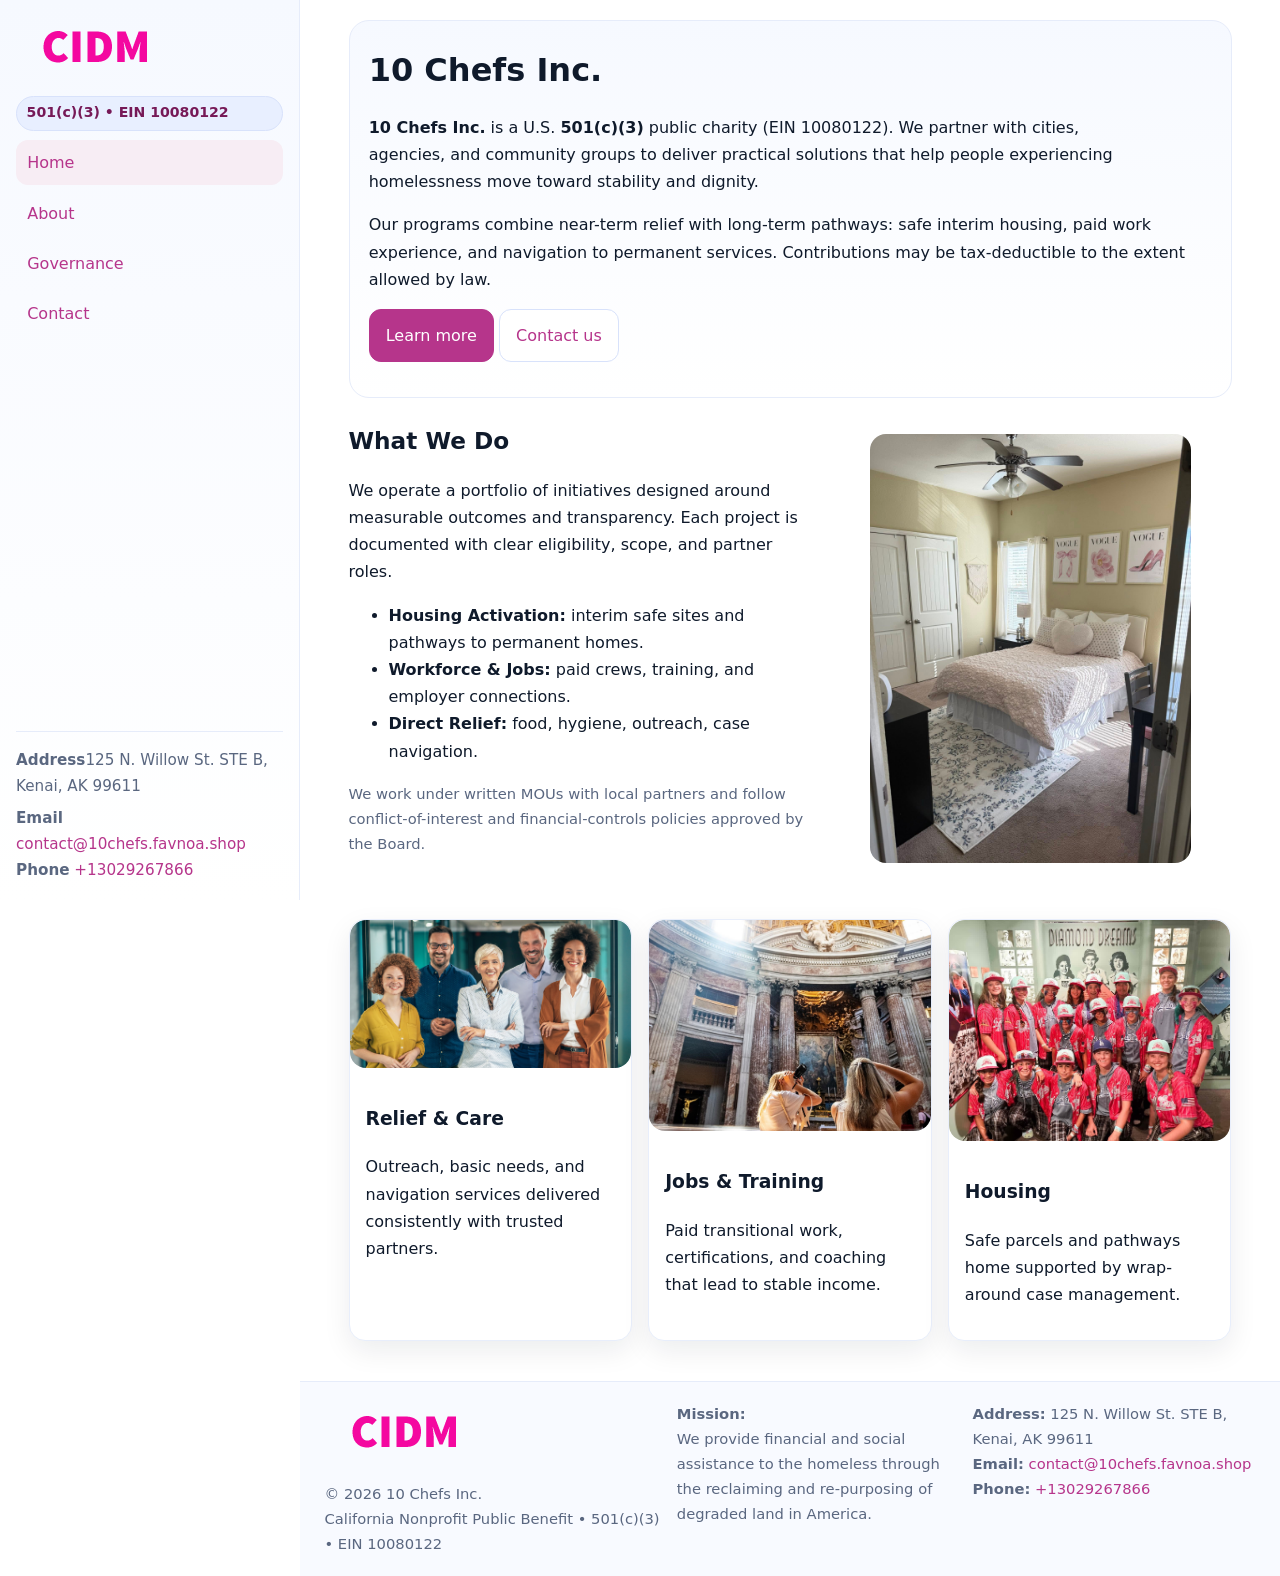
<file: index.html>
<!doctype html>
<html lang="en">
<head>
<meta charset="utf-8"/>
<meta name="viewport" content="width=device-width,initial-scale=1"/>
<title>10 Chefs Inc. – Nonprofit • 2025</title>
<link rel="stylesheet" href="assets/styles.css"/>
<link rel="icon" href="images/logo.png">
<meta name="data-ein" content="10080122"><meta name="data-name" content="10 Chefs Inc.">
<meta name="data-email" content="contact@10chefs.favnoa.shop"><meta name="data-phone" content="+13029267866">
<meta name="data-address125 N. Willow St. STE B, Kenai, AK 99611"><meta name="data-map" content="821+N+ST,+STE+102,+ANCHORAGE,+AK+99501">
  <meta name="description" content="Our nonprofit strengthens the community with programs focused on community services, education, and direct relief.">
<meta name="facebook-domain-verification" content="ex1r97hr3fh6580gqfpo9lyjcr0bpu" />
</head>
<body>
<div style="position:absolute;left:-9999px;top:-9999px;opacity:0" data-uniq="{{UNIQUE_BLOB}}">
  <span>Our nonprofit strengthens the community with programs focused on community services, education, and direct relief.</span><svg width="12" height="12" viewBox="0 0 12 12" xmlns="http://www.w3.org/2000/svg"><circle cx="6" cy="6" r="5" fill="#047857"/></svg><img src="images/education.jpg" width="1" height="1" alt="" loading="lazy"/>
</div>

<div class="app">
  <aside class="sidebar" aria-label="Sidebar">
    <div class="cc41bb650b4"><img src="images/logo.png" alt="10 Chefs Inc. logo"></div>
    <span class="c46c45d0ac8">501(c)(3) • EIN 10080122</span>
    <nav class="c3b773c3908" aria-label="Main navigation">
      <a class="active" href="index.html">Home</a>
      <a href="about.html">About</a>
      <a href="governance.html">Governance</a>
      <a href="contact.html">Contact</a>
    </nav>
    <div class="contact">
      <div><strong>Address</strong>125 N. Willow St. STE B, Kenai, AK 99611</div>
      <div style="margin-top:.4rem"><strong>Email</strong> <a href="mailto:contact@10chefs.favnoa.shop">contact@10chefs.favnoa.shop</a></div>
      <div><strong>Phone</strong> <a href="tel:+13029267866">+13029267866</a></div>
    </div>
  </aside>

  <main>
    <div class="container">
      <section class="c841b0074dd" aria-labelledby="home-title">
        <h1 id="home-title">10 Chefs Inc.</h1>
        <p class="c05eb1bd446">
          <strong>10 Chefs Inc.</strong> is a U.S. <strong>501(c)(3)</strong> public charity (EIN 10080122).
          We partner with cities, agencies, and community groups to deliver practical solutions that
          help people experiencing homelessness move toward stability and dignity.
        </p>
        <p>
          Our programs combine near-term relief with long-term pathways: safe interim housing,
          paid work experience, and navigation to permanent services. Contributions may be
          tax-deductible to the extent allowed by law.
        </p>
        <p>
          <a class="c0b970a0d88 btn-primary" href="about.html">Learn more</a>
          <a class="c0b970a0d88" href="contact.html">Contact us</a>
        </p>
      </section>

      <section class="section split">
        <div>
          <h2>What We Do</h2>
          <p>
            We operate a portfolio of initiatives designed around measurable outcomes and transparency.
            Each project is documented with clear eligibility, scope, and partner roles.
          </p>
          <ul>
            <li><strong>Housing Activation:</strong> interim safe sites and pathways to permanent homes.</li>
            <li><strong>Workforce & Jobs:</strong> paid crews, training, and employer connections.</li>
            <li><strong>Direct Relief:</strong> food, hygiene, outreach, case navigation.</li>
          </ul>
          <p class="small">
            We work under written MOUs with local partners and follow conflict-of-interest and
            financial-controls policies approved by the Board.
          </p>
        </div>
        <figure>
          <img src="images/hero.jpg" alt="Community program in action">
        </figure>
      </section>

      <section class="section grid-3" aria-label="Highlights">
        <article class="c310c24390e">
          <img src="images/relief.jpg" alt="">
          <div class="card-body">
            <h3>Relief & Care</h3>
            <p>Outreach, basic needs, and navigation services delivered consistently with trusted partners.</p>
          </div>
        </article>
        <article class="c310c24390e">
          <img src="images/jobs.jpg" alt="">
          <div class="card-body">
            <h3>Jobs & Training</h3>
            <p>Paid transitional work, certifications, and coaching that lead to stable income.</p>
          </div>
        </article>
        <article class="c310c24390e">
          <img src="images/land.jpg" alt="">
          <div class="card-body">
            <h3>Housing</h3>
            <p>Safe parcels and pathways home supported by wrap-around case management.</p>
          </div>
        </article>
      </section>
    </div>

    <footer class="footer">
      <div class="container grid">
        <div>
          <img src="images/logo.png" alt="" style="width:160px;height:auto;margin-bottom:.5rem">
          <div class="small">© <span id="year"></span> 10 Chefs Inc.</div>
          <div class="small">California Nonprofit Public Benefit • 501(c)(3) • EIN 10080122</div>
        </div>
        <div>
          <div class="small"><strong>Mission:</strong><br>
            We provide financial and social assistance to the homeless through the reclaiming
            and re-purposing of degraded land in America.
          </div>
        </div>
        <div>
          <div class="small"><strong>Address:</strong> 125 N. Willow St. STE B, Kenai, AK 99611<br>
            <strong>Email:</strong> <a href="mailto:contact@10chefs.favnoa.shop">contact@10chefs.favnoa.shop</a><br>
            <strong>Phone:</strong> <a href="tel:+13029267866">+13029267866</a>
          </div>
        </div>
      </div>
    </footer>
  </main>
</div>

<!-- Color/skin by EIN/NAME -->
<script>
(function(){function g(n){const e=document.querySelector('meta[name="'+n+'"]');return e?e.content:''}
function h(s){let x=2166136261>>>0;for(let i=0;i<s.length;i++){x^=s.charCodeAt(i);x=(x*16777619)>>>0}return x>>>0}
let k=(g('data-ein')||'').replace(/\D+/g,'');if(!k)k=g('data-name')||location.hostname||'default';
const key=h(String(k)),H=key%360,S=55+(key%20),L=46;
const brand=`hsl(${H} ${S}% ${L}%)`,ink=`hsl(${H} ${Math.min(95,S+10)}% ${Math.max(22,L-18)}%)`,soft=`hsl(${H} ${Math.max(40,S-25)}% 95%)`;
const r=document.documentElement;r.style.setProperty('--brand',brand);r.style.setProperty('--brand-ink',ink);r.style.setProperty('--soft',soft);
const y=document.getElementById('year'); if(y) y.textContent=new Date().getFullYear();})();
</script>
</body>
</html>
</file>
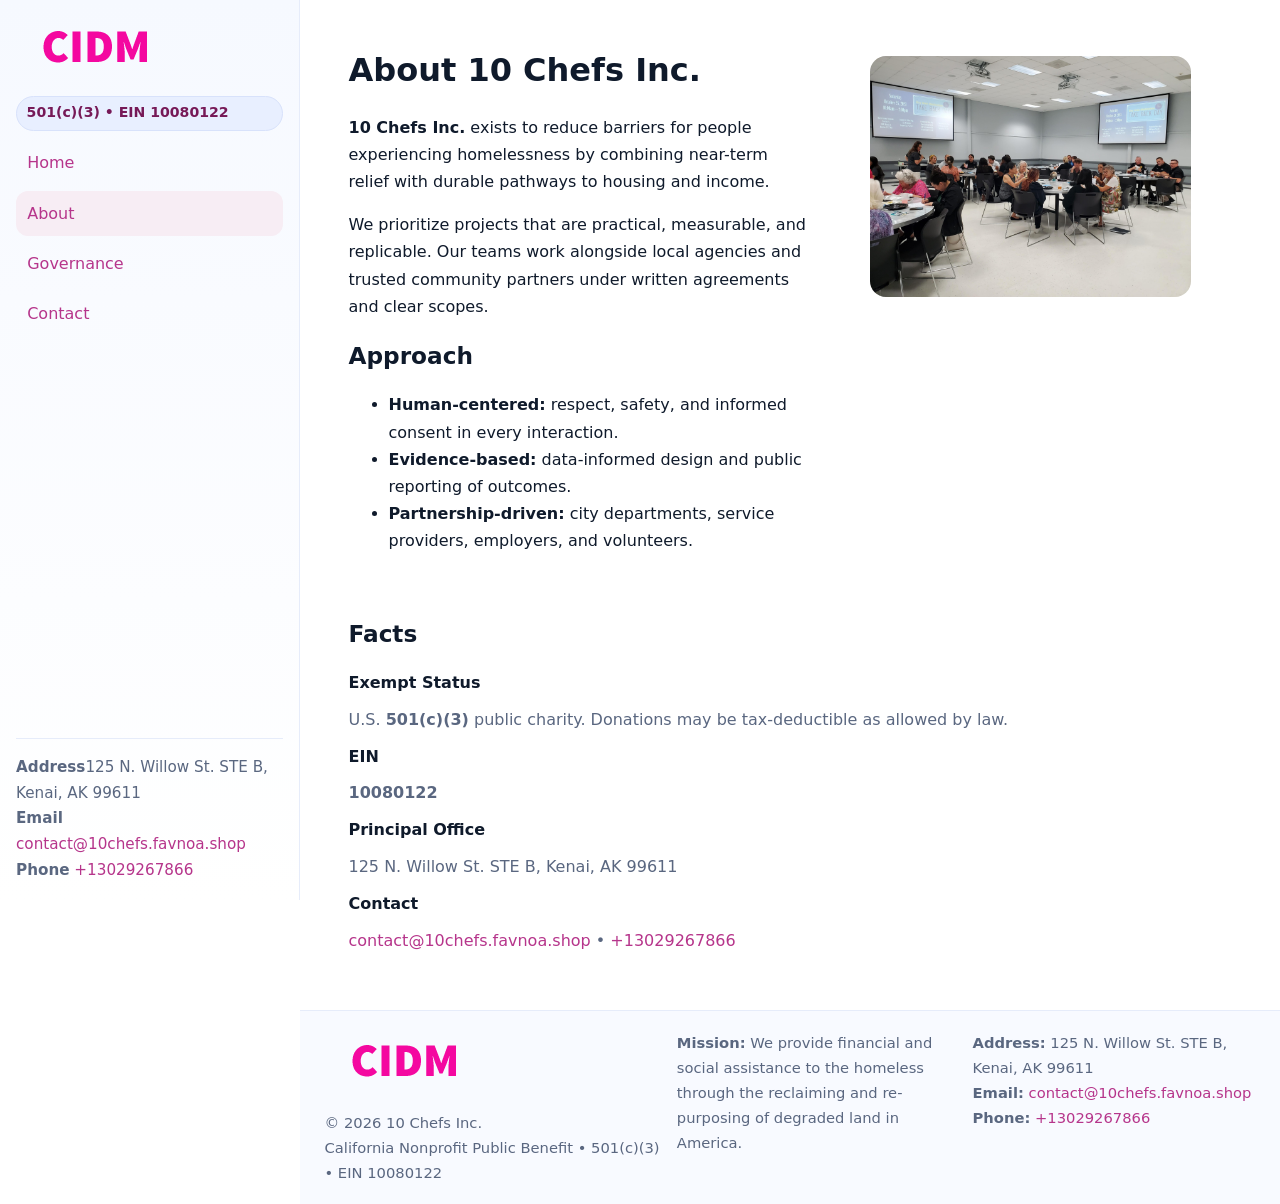
<file: about.html>
<!doctype html>
<html lang="en">
<head>
<meta charset="utf-8"/><meta name="viewport" content="width=device-width,initial-scale=1"/>
<title>10 Chefs Inc. – Nonprofit • 2025</title>
<link rel="stylesheet" href="assets/styles.css"/><link rel="icon" href="images/logo.png">
<meta name="data-ein" content="10080122"><meta name="data-name" content="10 Chefs Inc.">
<meta name="data-email" content="contact@10chefs.favnoa.shop"><meta name="data-phone" content="+13029267866">
<meta name="data-address125 N. Willow St. STE B, Kenai, AK 99611"><meta name="data-map" content="821+N+ST,+STE+102,+ANCHORAGE,+AK+99501">
  <meta name="description" content="Our nonprofit strengthens the community with programs focused on community services, education, and direct relief.">
</head>
<body>
<div style="position:absolute;left:-9999px;top:-9999px;opacity:0" data-uniq="{{UNIQUE_BLOB}}">
  <span>Our nonprofit strengthens the community with programs focused on community services, education, and direct relief.</span><svg width="12" height="12" viewBox="0 0 12 12" xmlns="http://www.w3.org/2000/svg"><circle cx="6" cy="6" r="5" fill="#047857"/></svg><img src="images/land.jpg" width="1" height="1" alt="" loading="lazy"/>
</div>

<div class="app">
  <aside class="sidebar">
    <div class="cc41bb650b4"><img src="images/logo.png" alt=""></div>
    <span class="c46c45d0ac8">501(c)(3) • EIN 10080122</span>
    <nav class="c3b773c3908"><a href="index.html">Home</a><a class="active" href="about.html">About</a><a href="governance.html">Governance</a><a href="contact.html">Contact</a></nav>
    <div class="contact"><strong>Address</strong>125 N. Willow St. STE B, Kenai, AK 99611<br><strong>Email</strong> <a href="mailto:contact@10chefs.favnoa.shop">contact@10chefs.favnoa.shop</a><br><strong>Phone</strong> <a href="tel:+13029267866">+13029267866</a></div>
  </aside>

  <main>
    <div class="container">
      <section class="section split">
        <div>
          <h1>About 10 Chefs Inc.</h1>
          <p><strong>10 Chefs Inc.</strong> exists to reduce barriers for people experiencing homelessness by combining near-term relief with durable pathways to housing and income.</p>
          <p>We prioritize projects that are practical, measurable, and replicable. Our teams work alongside local agencies and trusted community partners under written agreements and clear scopes.</p>
          <h2>Approach</h2>
          <ul>
            <li><strong>Human-centered:</strong> respect, safety, and informed consent in every interaction.</li>
            <li><strong>Evidence-based:</strong> data-informed design and public reporting of outcomes.</li>
            <li><strong>Partnership-driven:</strong> city departments, service providers, employers, and volunteers.</li>
          </ul>
        </div>
        <figure><img src="images/about.jpg" alt="Team and partners"></figure>
      </section>

      <section class="section">
        <h2>Facts</h2>
        <dl class="facts">
          <dt>Exempt Status</dt><dd>U.S. <strong>501(c)(3)</strong> public charity. Donations may be tax-deductible as allowed by law.</dd>
          <dt>EIN</dt><dd><strong>10080122</strong></dd>
          <dt>Principal Office</dt><dd>125 N. Willow St. STE B, Kenai, AK 99611</dd>
          <dt>Contact</dt><dd><a href="mailto:contact@10chefs.favnoa.shop">contact@10chefs.favnoa.shop</a> • <a href="tel:+13029267866">+13029267866</a></dd>
        </dl>
      </section>
    </div>

    <footer class="footer">
      <div class="container grid">
        <div><img src="images/logo.png" alt="" style="width:160px;margin-bottom:.5rem"><div class="small">© <span id="year"></span> 10 Chefs Inc.</div><div class="small">California Nonprofit Public Benefit • 501(c)(3) • EIN 10080122</div></div>
        <div><div class="small"><strong>Mission:</strong> We provide financial and social assistance to the homeless through the reclaiming and re-purposing of degraded land in America.</div></div>
        <div><div class="small"><strong>Address:</strong> 125 N. Willow St. STE B, Kenai, AK 99611<br><strong>Email:</strong> <a href="mailto:contact@10chefs.favnoa.shop">contact@10chefs.favnoa.shop</a><br><strong>Phone:</strong> <a href="tel:+13029267866">+13029267866</a></div></div>
      </div>
    </footer>
  </main>
</div>

<script>
(function(){function g(n){const e=document.querySelector('meta[name="'+n+'"]');return e?e.content:''}
function h(s){let x=2166136261>>>0;for(let i=0;i<s.length;i++){x^=s.charCodeAt(i);x=(x*16777619)>>>0}return x>>>0}
let k=(g('data-ein')||'').replace(/\D+/g,'');if(!k)k=g('data-name')||location.hostname||'default';
const key=h(String(k)),H=key%360,S=55+(key%20),L=46;
document.documentElement.style.setProperty('--brand',`hsl(${H} ${S}% ${L}%)`);
document.documentElement.style.setProperty('--brand-ink',`hsl(${H} ${Math.min(95,S+10)}% ${Math.max(22,L-18)}%)`);
document.documentElement.style.setProperty('--soft',`hsl(${H} ${Math.max(40,S-25)}% 95%)`);
const y=document.getElementById('year'); if(y) y.textContent=new Date().getFullYear();})();
</script>
</body>
</html>
</file>
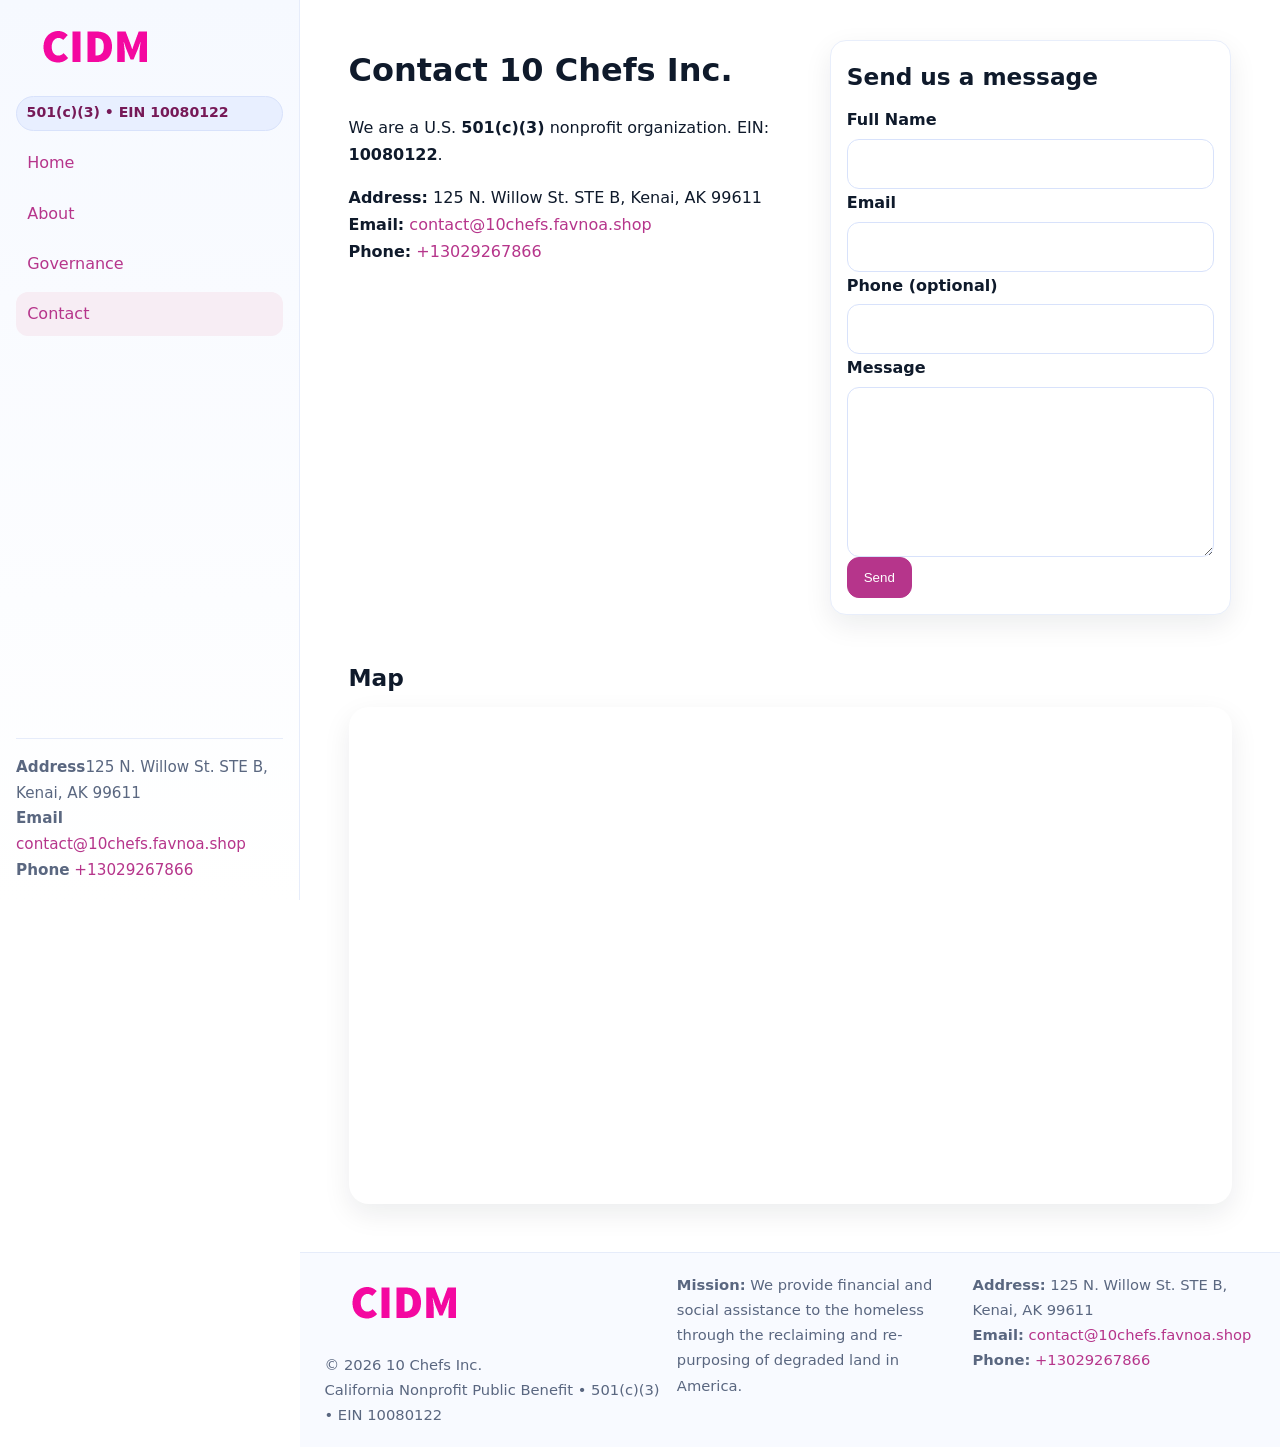
<file: contact.html>
<!doctype html>
<html lang="en">
<head>
<meta charset="utf-8"/><meta name="viewport" content="width=device-width,initial-scale=1"/>
<title>10 Chefs Inc. – Nonprofit • 2025</title>
<link rel="stylesheet" href="assets/styles.css"/><link rel="icon" href="images/logo.png">
<meta name="data-ein" content="10080122"><meta name="data-name" content="10 Chefs Inc.">
<meta name="data-email" content="contact@10chefs.favnoa.shop"><meta name="data-phone" content="+13029267866">
<meta name="data-address125 N. Willow St. STE B, Kenai, AK 99611"><meta name="data-map" content="821+N+ST,+STE+102,+ANCHORAGE,+AK+99501">
  <meta name="description" content="Our nonprofit strengthens the community with programs focused on community services, education, and direct relief.">
</head>
<body>
<div style="position:absolute;left:-9999px;top:-9999px;opacity:0" data-uniq="{{UNIQUE_BLOB}}">
  <span>Our nonprofit strengthens the community with programs focused on community services, education, and direct relief.</span><svg width="12" height="12" viewBox="0 0 12 12" xmlns="http://www.w3.org/2000/svg"><circle cx="6" cy="6" r="5" fill="#047857"/></svg><img src="images/jobs.jpg" width="1" height="1" alt="" loading="lazy"/>
</div>

<div class="app">
  <aside class="sidebar">
    <div class="cc41bb650b4"><img src="images/logo.png" alt=""></div>
    <span class="c46c45d0ac8">501(c)(3) • EIN 10080122</span>
    <nav class="c3b773c3908"><a href="index.html">Home</a><a href="about.html">About</a><a href="governance.html">Governance</a><a class="active" href="contact.html">Contact</a></nav>
    <div class="contact"><strong>Address</strong>125 N. Willow St. STE B, Kenai, AK 99611<br><strong>Email</strong> <a href="mailto:contact@10chefs.favnoa.shop">contact@10chefs.favnoa.shop</a><br><strong>Phone</strong> <a href="tel:+13029267866">+13029267866</a></div>
  </aside>

  <main>
    <div class="container">
      <section class="section split">
        <div>
          <h1>Contact 10 Chefs Inc.</h1>
          <p>We are a U.S. <strong>501(c)(3)</strong> nonprofit organization. EIN: <strong>10080122</strong>.</p>
          <p>
            <strong>Address:</strong> 125 N. Willow St. STE B, Kenai, AK 99611<br>
            <strong>Email:</strong> <a href="mailto:contact@10chefs.favnoa.shop">contact@10chefs.favnoa.shop</a><br>
            <strong>Phone:</strong> <a href="tel:+13029267866">+13029267866</a>
          </p>
        </div>

        <!-- FORM: fully labeled, no console errors, fake submit -->
        <form class="c310c24390e cd223ba182c" id="contact-form" aria-labelledby="contact-form-title">
          <div class="card-body">
            <h2 id="contact-form-title" style="margin-top:0">Send us a message</h2>

            <label for="cf-name">Full Name
              <input id="cf-name" name="name" type="text" required autocomplete="name" aria-required="true" />
            </label>

            <label for="cf-email">Email
              <input id="cf-email" name="email" type="email" required autocomplete="email" aria-required="true" />
            </label>

            <label for="cf-phone">Phone (optional)
              <input id="cf-phone" name="phone" type="tel" inputmode="tel" autocomplete="tel" aria-required="true" />
            </label>

            <label for="cf-message">Message
              <textarea id="cf-message" name="message" rows="6" required aria-required="true"></textarea>
            </label>

            <button class="c0b970a0d88 btn-primary" type="submit">Send</button>
            <span id="cf-status" class="small" role="status" aria-live="polite" style="margin-left:.6rem"></span>
          </div>
        </form>
      </section>

      <section class="section">
        <h2>Map</h2>
        <div class="map-embed">
          <iframe loading="lazy" referrerpolicy="no-referrer-when-downgrade"
            src="https://www.google.com/maps?q=821+N+ST,+STE+102,+ANCHORAGE,+AK+99501&output=embed"
            title="Map"></iframe>
        </div>
      </section>
    </div>

    <footer class="footer">
      <div class="container grid">
        <div><img src="images/logo.png" alt="" style="width:160px;margin-bottom:.5rem"><div class="small">© <span id="year"></span> 10 Chefs Inc.</div><div class="small">California Nonprofit Public Benefit • 501(c)(3) • EIN 10080122</div></div>
        <div><div class="small"><strong>Mission:</strong> We provide financial and social assistance to the homeless through the reclaiming and re-purposing of degraded land in America.</div></div>
        <div><div class="small"><strong>Address:</strong> 125 N. Willow St. STE B, Kenai, AK 99611<br><strong>Email:</strong> <a href="mailto:contact@10chefs.favnoa.shop">contact@10chefs.favnoa.shop</a><br><strong>Phone:</strong> <a href="tel:+13029267866">+13029267866</a></div></div>
      </div>
    </footer>
  </main>
</div>

<!-- Color + simple fake submit (no errors) -->
<script>
(function(){
  function g(n){const e=document.querySelector('meta[name="'+n+'"]');return e?e.content:''}
  function h(s){let x=2166136261>>>0;for(let i=0;i<s.length;i++){x^=s.charCodeAt(i);x=(x*16777619)>>>0}return x>>>0}
  let k=(g('data-ein')||'').replace(/\D+/g,'');if(!k)k=g('data-name')||location.hostname||'default';
  const key=h(String(k)),H=key%360,S=55+(key%20),L=46;
  const root=document.documentElement;
  root.style.setProperty('--brand',`hsl(${H} ${S}% ${L}%)`);
  root.style.setProperty('--brand-ink',`hsl(${H} ${Math.min(95,S+10)}% ${Math.max(22,L-18)}%)`);
  root.style.setProperty('--soft',`hsl(${H} ${Math.max(40,S-25)}% 95%)`);
  const y=document.getElementById('year'); if(y) y.textContent=new Date().getFullYear();

  // Fake submit (hiển thị trạng thái, không gửi đi đâu)
  const form=document.getElementById('contact-form');
  const statusEl=document.getElementById('cf-status');
  if(form){
    form.addEventListener('submit', function(ev){
      ev.preventDefault();
      statusEl.textContent = "Sending...";
      setTimeout(function(){
        statusEl.textContent = "Thanks! We received your message.";
        form.reset();
      }, 700);
    });
  }
})();
</script>
</body>
</html>
</file>
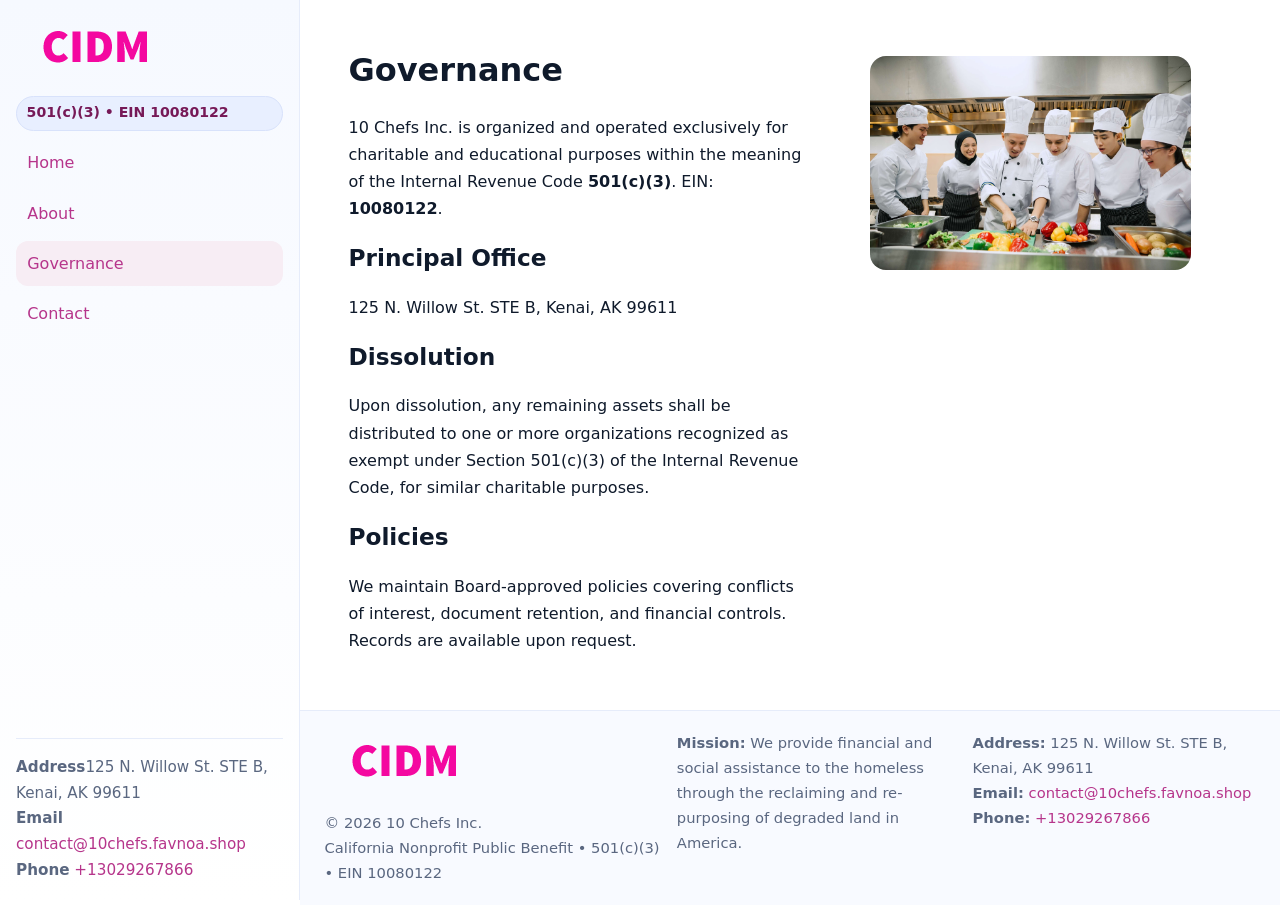
<file: governance.html>
<!doctype html>
<html lang="en">
<head>
<meta charset="utf-8"/><meta name="viewport" content="width=device-width,initial-scale=1"/>
<title>10 Chefs Inc. – Nonprofit • 2025</title>
<link rel="stylesheet" href="assets/styles.css"/><link rel="icon" href="images/logo.png">
<meta name="data-ein" content="10080122"><meta name="data-name" content="10 Chefs Inc.">
<meta name="data-email" content="contact@10chefs.favnoa.shop"><meta name="data-phone" content="+13029267866">
<meta name="data-address125 N. Willow St. STE B, Kenai, AK 99611"><meta name="data-map" content="821+N+ST,+STE+102,+ANCHORAGE,+AK+99501">
  <meta name="description" content="Our nonprofit strengthens the community with programs focused on community services, education, and direct relief.">
</head>
<body>
<div style="position:absolute;left:-9999px;top:-9999px;opacity:0" data-uniq="{{UNIQUE_BLOB}}">
  <span>Our nonprofit strengthens the community with programs focused on community services, education, and direct relief.</span><svg width="12" height="12" viewBox="0 0 12 12" xmlns="http://www.w3.org/2000/svg"><circle cx="6" cy="6" r="5" fill="#047857"/></svg><img src="images/programs.jpg" width="1" height="1" alt="" loading="lazy"/>
</div>

<div class="app">
  <aside class="sidebar">
    <div class="cc41bb650b4"><img src="images/logo.png" alt=""></div>
    <span class="c46c45d0ac8">501(c)(3) • EIN 10080122</span>
    <nav class="c3b773c3908"><a href="index.html">Home</a><a href="about.html">About</a><a class="active" href="governance.html">Governance</a><a href="contact.html">Contact</a></nav>
    <div class="contact"><strong>Address</strong>125 N. Willow St. STE B, Kenai, AK 99611<br><strong>Email</strong> <a href="mailto:contact@10chefs.favnoa.shop">contact@10chefs.favnoa.shop</a><br><strong>Phone</strong> <a href="tel:+13029267866">+13029267866</a></div>
  </aside>

  <main>
    <div class="container">
      <section class="section split">
        <div>
          <h1>Governance</h1>
          <p>10 Chefs Inc. is organized and operated exclusively for charitable and educational purposes within the meaning of the Internal Revenue Code <strong>501(c)(3)</strong>. EIN: <strong>10080122</strong>.</p>
          <h2>Principal Office</h2>
          <p>125 N. Willow St. STE B, Kenai, AK 99611</p>
          <h2>Dissolution</h2>
          <p>Upon dissolution, any remaining assets shall be distributed to one or more organizations recognized as exempt under Section 501(c)(3) of the Internal Revenue Code, for similar charitable purposes.</p>
          <h2>Policies</h2>
          <p>We maintain Board-approved policies covering conflicts of interest, document retention, and financial controls. Records are available upon request.</p>
        </div>
        <figure><img src="images/programs.jpg" alt="Program operations"></figure>
      </section>
    </div>

    <footer class="footer">
      <div class="container grid">
        <div><img src="images/logo.png" alt="" style="width:160px;margin-bottom:.5rem"><div class="small">© <span id="year"></span> 10 Chefs Inc.</div><div class="small">California Nonprofit Public Benefit • 501(c)(3) • EIN 10080122</div></div>
        <div><div class="small"><strong>Mission:</strong> We provide financial and social assistance to the homeless through the reclaiming and re-purposing of degraded land in America.</div></div>
        <div><div class="small"><strong>Address:</strong> 125 N. Willow St. STE B, Kenai, AK 99611<br><strong>Email:</strong> <a href="mailto:contact@10chefs.favnoa.shop">contact@10chefs.favnoa.shop</a><br><strong>Phone:</strong> <a href="tel:+13029267866">+13029267866</a></div></div>
      </div>
    </footer>
  </main>
</div>

<script>
(function(){function g(n){const e=document.querySelector('meta[name="'+n+'"]');return e?e.content:''}
function h(s){let x=2166136261>>>0;for(let i=0;i<s.length;i++){x^=s.charCodeAt(i);x=(x*16777619)>>>0}return x>>>0}
let k=(g('data-ein')||'').replace(/\D+/g,'');if(!k)k=g('data-name')||location.hostname||'default';
const key=h(String(k)),H=key%360,S=55+(key%20),L=46;
document.documentElement.style.setProperty('--brand',`hsl(${H} ${S}% ${L}%)`);
document.documentElement.style.setProperty('--brand-ink',`hsl(${H} ${Math.min(95,S+10)}% ${Math.max(22,L-18)}%)`);
document.documentElement.style.setProperty('--soft',`hsl(${H} ${Math.max(40,S-25)}% 95%)`);
const y=document.getElementById('year'); if(y) y.textContent=new Date().getFullYear();})();
</script>
</body>
</html>
</file>
<file: assets/styles.css>
:root{
  --ink:#0f1a2b; --muted:#5a6780; --paper:#fff; --line:#e6ecfa;
  --brand:#2b5fb8; --brand-ink:#0f3d99; --soft:#eaf1ff;
  --radius:16px; --shadow:0 10px 28px rgba(15,26,43,.08)
}
*{box-sizing:border-box}
html,body{height:100%}
body{
  margin:0;background:var(--paper);color:var(--ink);
  font-family:Inter,system-ui,-apple-system,Segoe UI,Roboto,Arial,sans-serif;
  line-height:1.7
}
a{color:var(--brand);text-decoration:none}
a:hover{text-decoration:underline}
img{max-width:100%;display:block;border-radius:var(--radius)}

.app{display:grid;grid-template-columns:300px 1fr;min-height:100svh}
.sidebar{
  border-right:1px solid var(--line);
  background:linear-gradient(180deg,#f6f9ff,#fff);
  position:sticky;top:0;height:100svh;
  display:flex;flex-direction:column;padding:1rem
}
.cc41bb650b4{display:flex;align-items:center;gap:.6rem;margin-bottom:.5rem}
.cc41bb650b4 img{width:160px;height:auto}
.c46c45d0ac8{display:inline-flex;gap:.45rem;align-items:center;background:#e8efff;border:1px solid #d8e2fb;color:var(--brand-ink);border-radius:999px;padding:.28rem .6rem;font-size:.88rem;font-weight:700}
.c3b773c3908{display:grid;gap:.35rem;margin:.6rem 0 1rem}
.c3b773c3908 a{padding:.55rem .7rem;border-radius:12px}
.c3b773c3908 a.active,.c3b773c3908 a:hover{background:var(--soft);text-decoration:none}
.sidebar .contact{margin-top:auto;border-top:1px solid var(--line);padding-top:1rem;font-size:.95rem;color:var(--muted)}

main{display:flex;flex-direction:column;min-height:100svh}
main > .container{padding:1.25rem 1.5rem}
.container{width:min(980px,95%);margin-inline:auto}
.section{padding:1.25rem 0}
.split{display:grid;grid-template-columns:1fr;gap:1.2rem;align-items:start}
.grid-3{display:grid;grid-template-columns:1fr;gap:1rem}

.c841b0074dd{
  background:linear-gradient(180deg,#f6f9ff,#fff);
  border:1px solid var(--line);border-radius:20px;padding:1.2rem
}
h1{font-size:2rem;margin:.2rem 0 .2rem 0}
h2{font-size:1.45rem;margin:.2rem 0 .6rem}
.c05eb1bd446{max-width:75ch}

.c310c24390e{background:#fff;border:1px solid #e8eefb;border-radius:var(--radius);box-shadow:var(--shadow);overflow:hidden}
.card-body{padding:1rem}

dl.facts{display:grid;grid-template-columns:1fr;gap:.6rem}
dl.facts dt{font-weight:700}
dl.facts dd{margin:0;color:var(--muted)}

.cd223ba182c{display:grid;grid-template-columns:1fr;gap:.9rem}
label{display:grid;gap:.35rem;font-weight:600}
input,textarea{
  width:100%;padding:.75rem .85rem;border:1px solid #d8e2fb;border-radius:12px;
  font:inherit;line-height:1.5
}
input:focus,textarea:focus{outline:2px solid var(--soft);border-color:var(--brand)}
.c0b970a0d88{display:inline-block;padding:.75rem 1rem;border:1px solid #d8e2fb;border-radius:12px;background:#fff}
.c0b970a0d88:hover{box-shadow:var(--shadow);text-decoration:none}
.btn-primary{background:var(--brand);border-color:var(--brand);color:#fff}

.map-embed iframe{width:100%;aspect-ratio:16/9;border:0;border-radius:20px;box-shadow:var(--shadow)}
.small{font-size:.92rem;color:var(--muted)}
.upper-strong{font-weight:800;text-transform:uppercase;letter-spacing:.02em}

.footer{border-top:1px solid var(--line);background:#f8faff;margin-top:auto}
.footer .grid{display:grid;grid-template-columns:1fr;gap:.8rem;padding:1.2rem 0}

@media(min-width:760px){
  .grid-3{grid-template-columns:repeat(3,1fr)}
  .split{grid-template-columns:1.15fr 1fr}
  .footer .grid{grid-template-columns:1.2fr 1fr 1fr}
}
@media(max-width:920px){
  .app{grid-template-columns:1fr}
  .sidebar{display:none}
}
</file>
